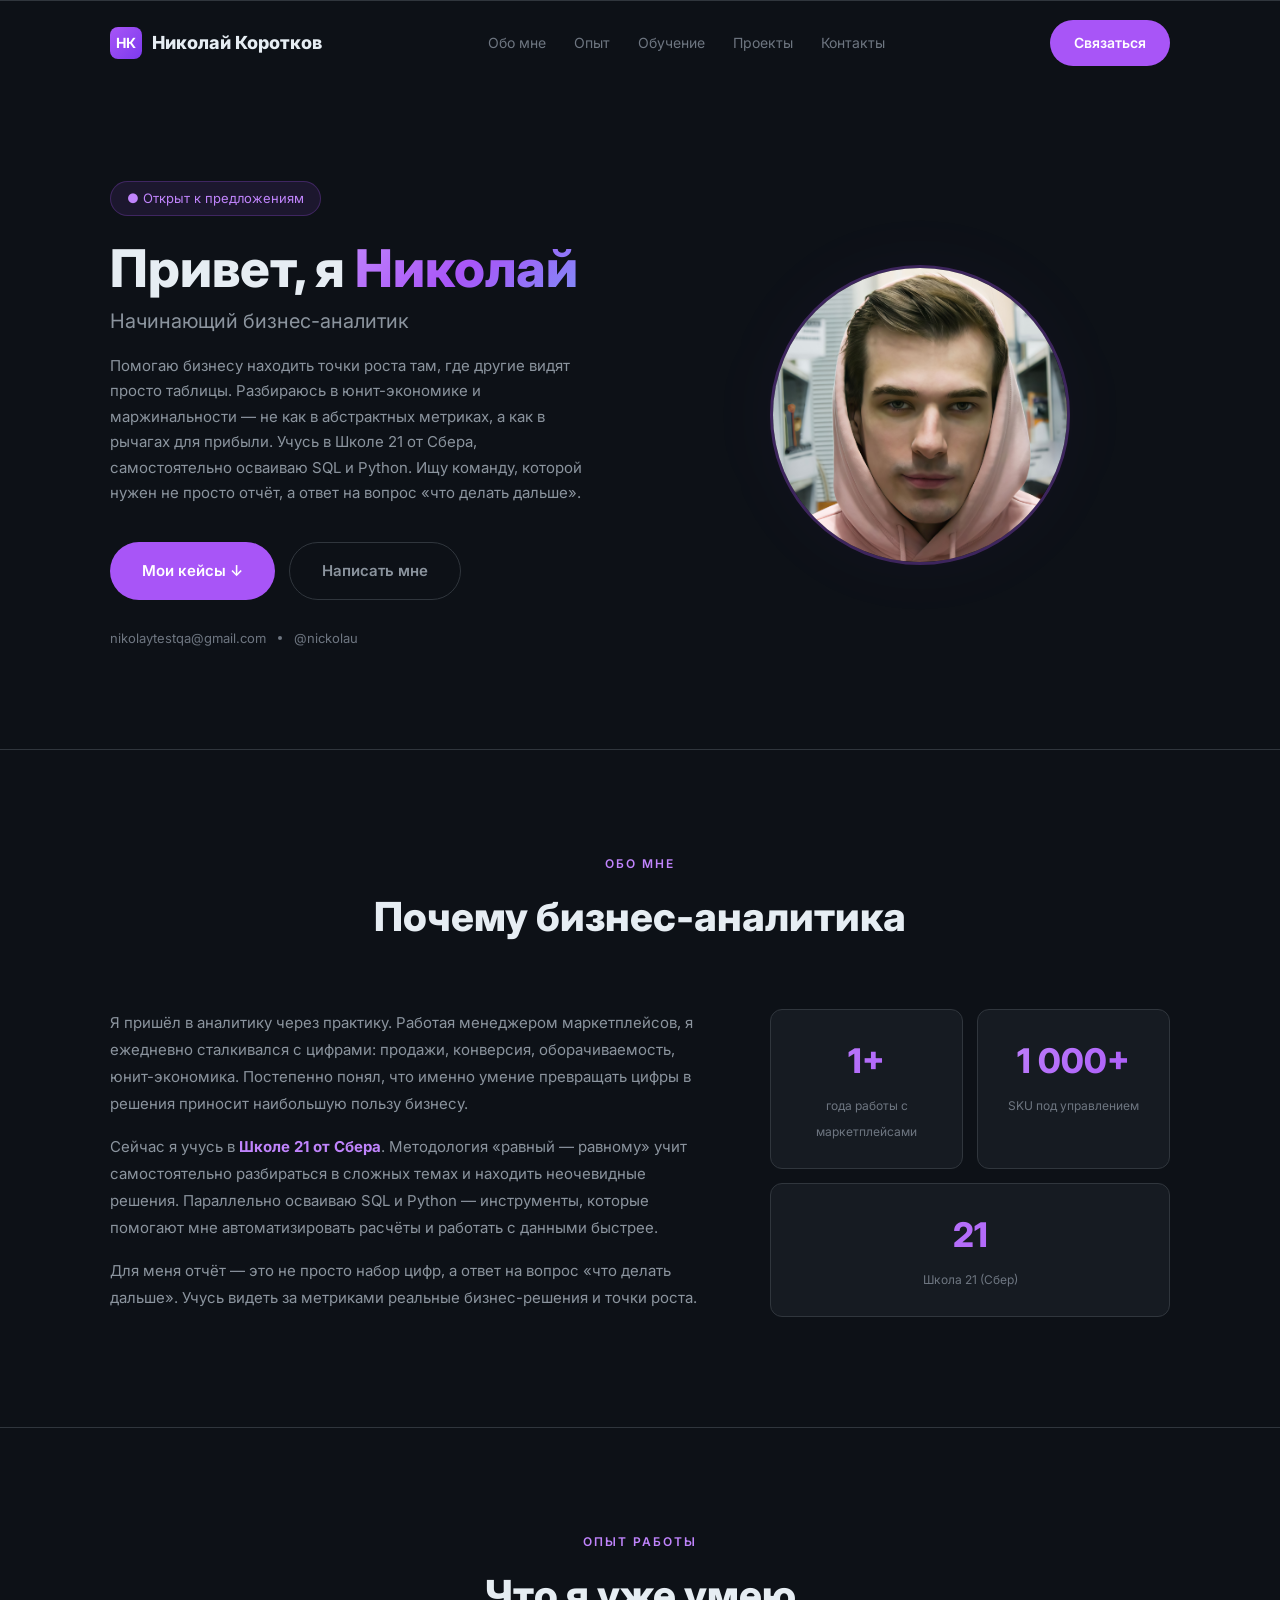
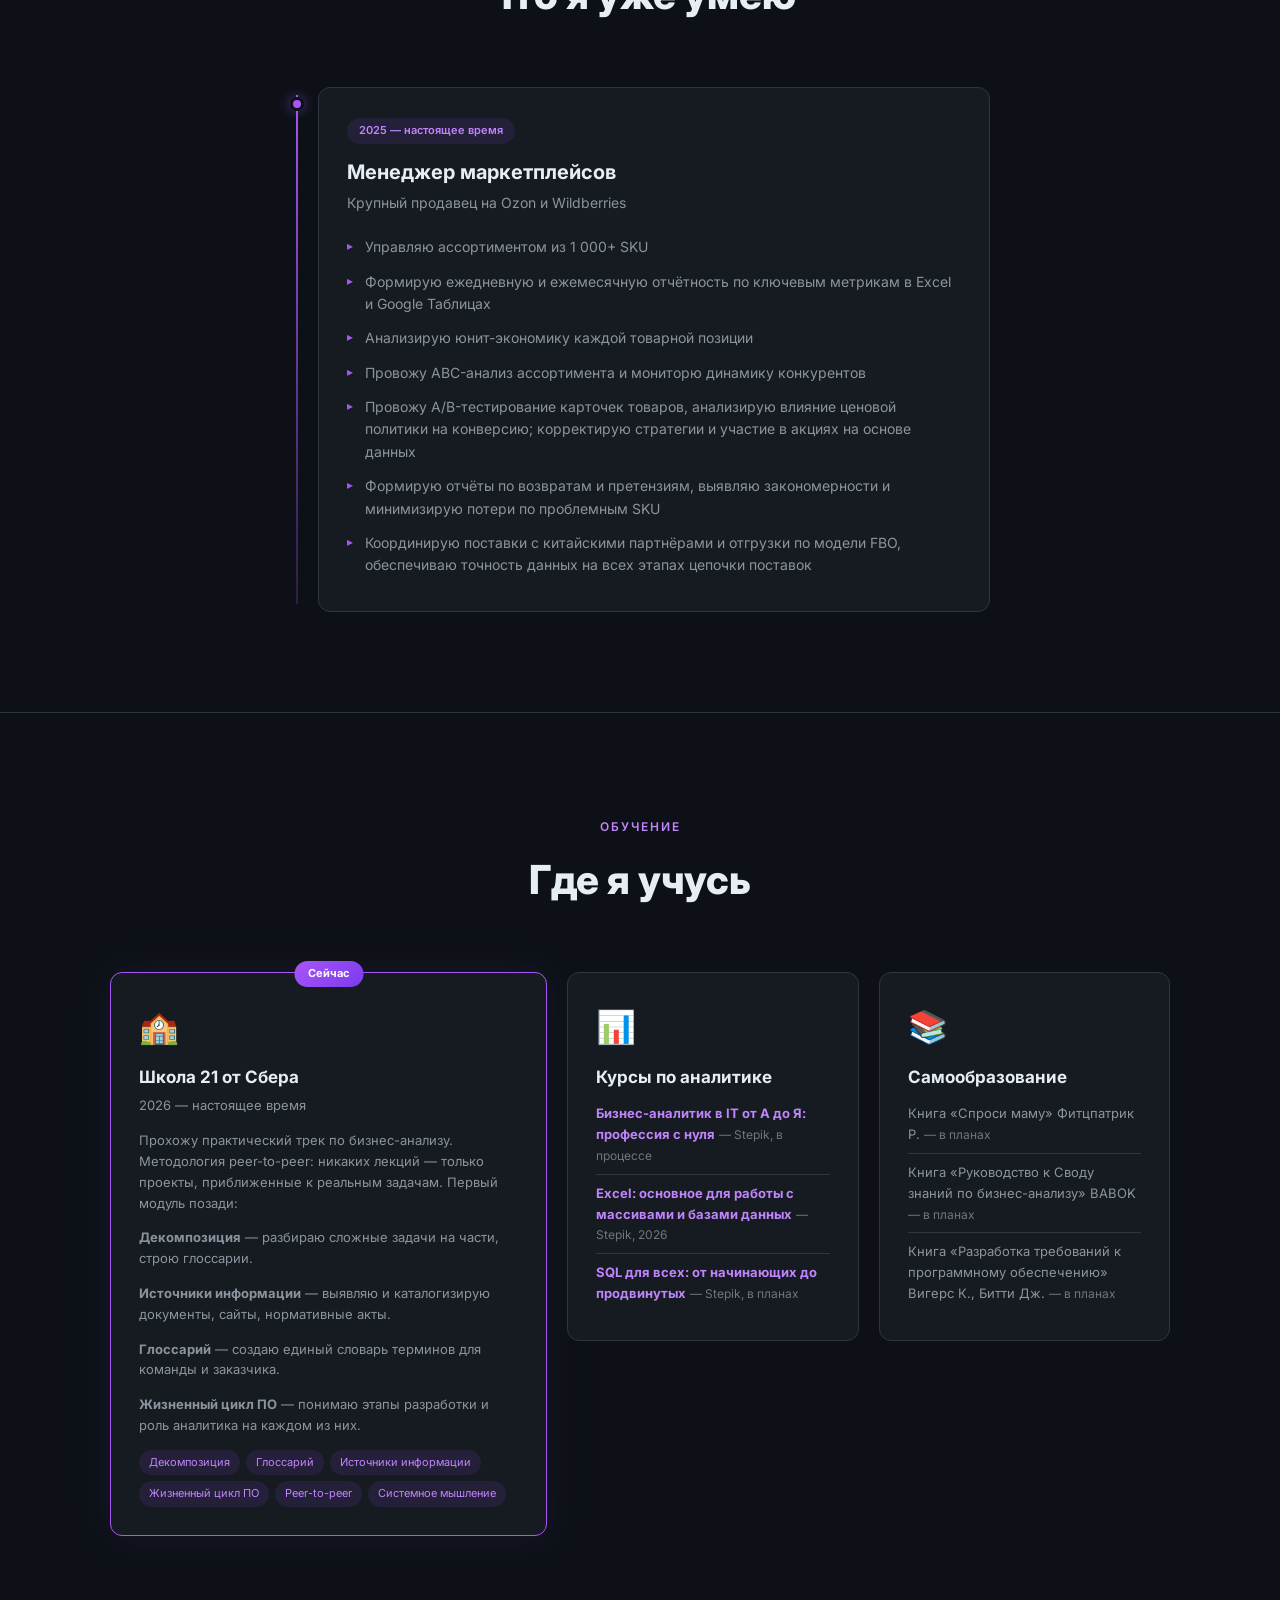
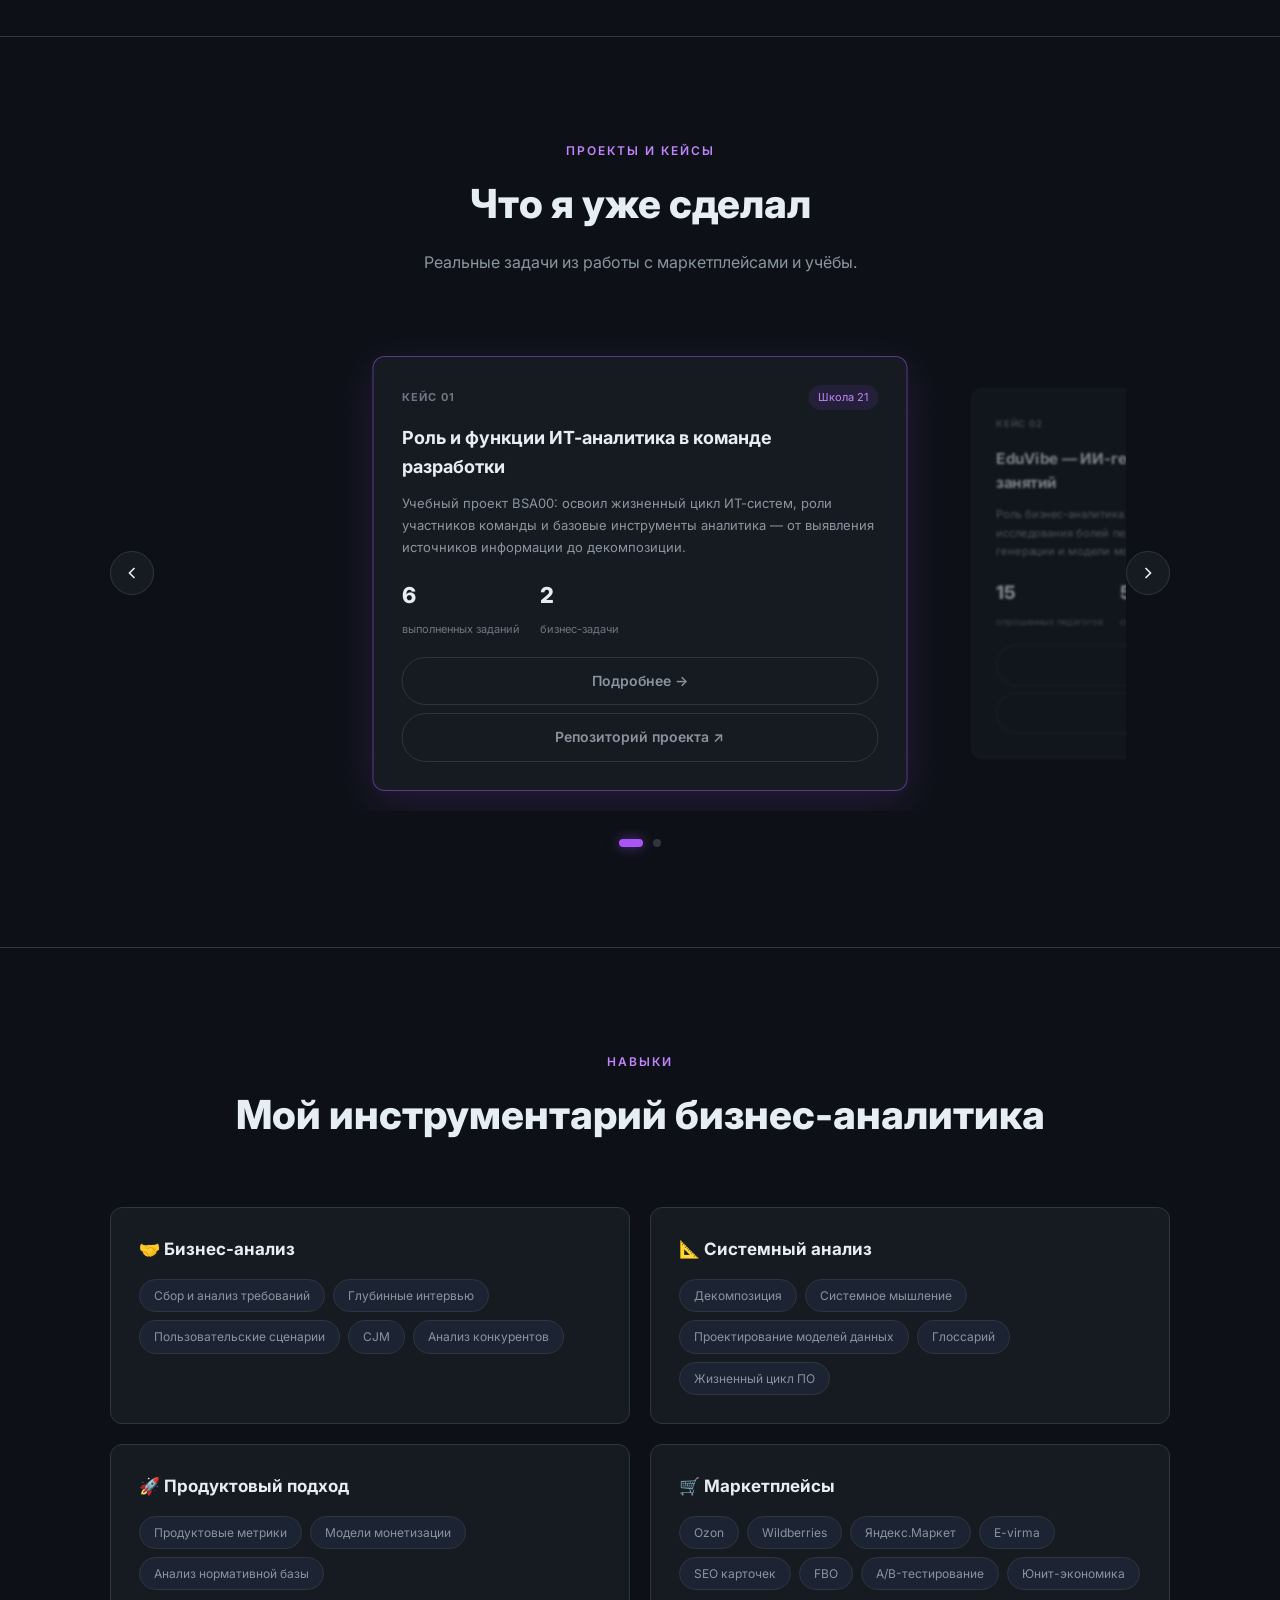
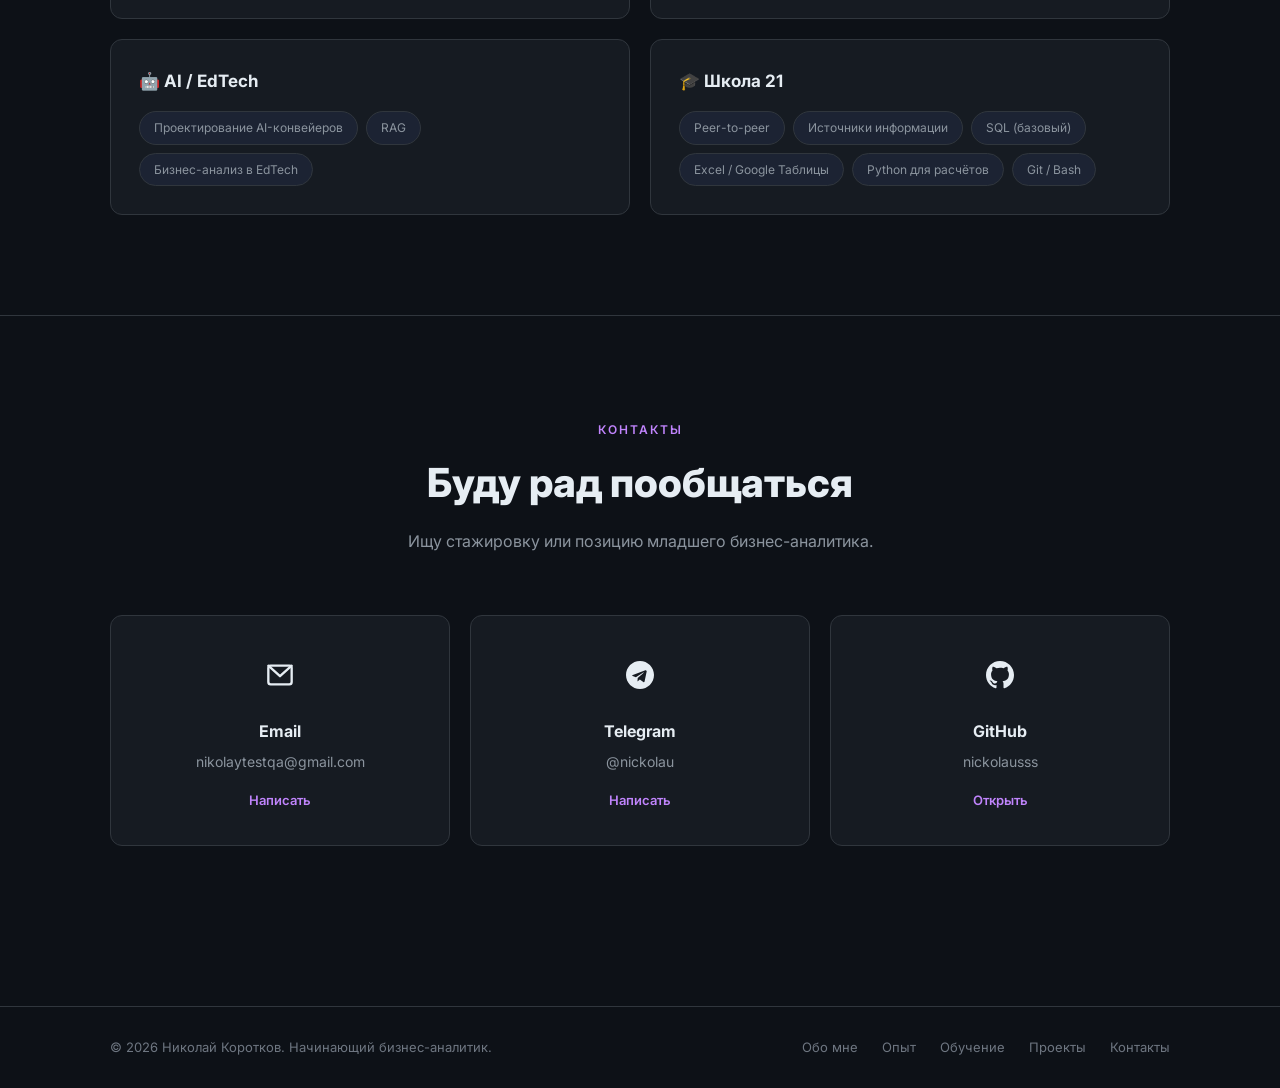
<file: index.html>
<!DOCTYPE html>
<html lang="ru">
<head>
    <meta charset="UTF-8">
    <meta name="viewport" content="width=device-width, initial-scale=1.0">
    <title>Николай Коротков — Бизнес-аналитик</title>
    
    <!-- Шрифты -->
    <link rel="preconnect" href="https://fonts.googleapis.com">
    <link rel="preconnect" href="https://fonts.gstatic.com" crossorigin>
    <link href="https://fonts.googleapis.com/css2?family=Inter:wght@400;500;600;700;800&display=swap" rel="stylesheet">
    
    <!-- Стили -->
    <link rel="stylesheet" href="css/style.css">
</head>
<body>

    <!-- ==================== ШАПКА ==================== -->
    <header class="header" id="header">
        <div class="container header__inner">
            
            <a href="#" class="logo">
                <span class="logo__icon">НК</span>
                Николай Коротков
            </a>

            <nav class="nav" id="nav">
                <a href="#about" class="nav__link">Обо мне</a>
                <a href="#experience" class="nav__link">Опыт</a>
                <a href="#education" class="nav__link">Обучение</a>
                <a href="#projects" class="nav__link">Проекты</a>
                <a href="#contacts" class="nav__link">Контакты</a>
            </nav>

            <div class="header__actions">
                <a href="#contacts" class="btn btn--primary">Связаться</a>
            </div>

            <button class="burger" id="burger" aria-label="Меню">
                <span class="burger__line"></span>
                <span class="burger__line"></span>
                <span class="burger__line"></span>
            </button>

        </div>
    </header>

    <!-- ==================== ГЛАВНЫЙ ЭКРАН ==================== -->
    <section class="hero">
        <div class="container hero__inner">
            
            <div class="hero__content">
                <span class="hero__badge">● Открыт к предложениям</span>
                <h1 class="hero__title">
                    Привет, я <span class="text-gradient">Николай</span>
                </h1>
                <p class="hero__subtitle">Начинающий бизнес-аналитик</p>
                <p class="hero__desc">
                    Помогаю бизнесу находить точки роста там, где другие видят просто таблицы. 
                    Разбираюсь в юнит-экономике и маржинальности — не как в абстрактных метриках, 
                    а как в рычагах для прибыли. Учусь в Школе 21 от Сбера, самостоятельно осваиваю SQL и Python. 
                    Ищу команду, которой нужен не просто отчёт, а ответ на вопрос «что делать дальше».
                </p>
                <div class="hero__buttons">
                    <a href="#projects" class="btn btn--primary btn--large">Мои кейсы ↓</a>
                    <a href="#contacts" class="btn btn--outline btn--large">Написать мне</a>
                </div>
                <div class="hero__contacts-row">
                    <a href="mailto:nikolaytestqa@gmail.com">nikolaytestqa@gmail.com</a>
                    <span class="hero__dot"></span>
                    <a href="https://t.me/nickolau" target="_blank" rel="noopener">@nickolau</a>
                </div>
            </div>

            <div class="hero__image">
                <div class="avatar-wrapper">
                    <div class="avatar">
                        <img src="assets/images/photo.jpg" alt="Николай Коротков">
                    </div>
                    <div class="avatar__glow"></div>
                </div>
            </div>

        </div>
    </section>

    <!-- ==================== ОБО МНЕ ==================== -->
    <section class="about" id="about">
        <div class="container">
            <div class="section-header">
                <span class="section-header__label">Обо мне</span>
                <h2 class="section-header__title">Почему бизнес-аналитика</h2>
            </div>

            <div class="about__grid">
                <div class="about__text">
                    <p>
                        Я пришёл в аналитику через практику. Работая менеджером маркетплейсов, 
                        я ежедневно сталкивался с цифрами: продажи, конверсия, оборачиваемость, 
                        юнит-экономика. Постепенно понял, что именно умение превращать цифры 
                        в решения приносит наибольшую пользу бизнесу.
                    </p>
                    <p>
                        Сейчас я учусь в <strong>Школе 21 от Сбера</strong>. Методология «равный — равному» 
                        учит самостоятельно разбираться в сложных темах и находить неочевидные решения. 
                        Параллельно осваиваю SQL и Python — инструменты, которые помогают мне 
                        автоматизировать расчёты и работать с данными быстрее.
                    </p>
                    <p>
                        Для меня отчёт — это не просто набор цифр, а ответ на вопрос «что делать дальше». 
                        Учусь видеть за метриками реальные бизнес-решения и точки роста.
                    </p>
                </div>

                <div class="about__facts">
                    <div class="fact">
                        <span class="fact__number">1+</span>
                        <span class="fact__label">года работы с маркетплейсами</span>
                    </div>
                    <div class="fact">
                        <span class="fact__number">1 000+</span>
                        <span class="fact__label">SKU под управлением</span>
                    </div>
                    <div class="fact fact--centered">
                        <span class="fact__number">21</span>
                        <span class="fact__label">Школа 21 (Сбер)</span>
                    </div>
                </div>
            </div>
        </div>
    </section>

    <!-- ==================== ОПЫТ РАБОТЫ ==================== -->
    <section class="experience" id="experience">
        <div class="container">
            <div class="section-header">
                <span class="section-header__label">Опыт работы</span>
                <h2 class="section-header__title">Что я уже умею</h2>
            </div>

            <div class="timeline">
                
                <div class="timeline__item">
                    <div class="timeline__dot"></div>
                    <div class="timeline__card">
                        <span class="timeline__date">2025 — настоящее время</span>
                        <h3>Менеджер маркетплейсов</h3>
                        <p class="timeline__company">Крупный продавец на Ozon и Wildberries</p>
                        <ul>
                            <li>Управляю ассортиментом из 1 000+ SKU</li>
                            <li>Формирую ежедневную и ежемесячную отчётность по ключевым метрикам в Excel и Google Таблицах</li>
                            <li>Анализирую юнит-экономику каждой товарной позиции</li>
                            <li>Провожу ABC-анализ ассортимента и мониторю динамику конкурентов</li>
                            <li>Провожу A/B-тестирование карточек товаров, анализирую влияние ценовой политики на конверсию; корректирую стратегии и участие в акциях на основе данных</li>
                            <li>Формирую отчёты по возвратам и претензиям, выявляю закономерности и минимизирую потери по проблемным SKU</li>
                            <li>Координирую поставки с китайскими партнёрами и отгрузки по модели FBO, обеспечиваю точность данных на всех этапах цепочки поставок</li>
                        </ul>
                    </div>
                </div>

            </div>
        </div>
    </section>

    <!-- ==================== ОБУЧЕНИЕ ==================== -->
    <section class="education" id="education">
        <div class="container">
            <div class="section-header">
                <span class="section-header__label">Обучение</span>
                <h2 class="section-header__title">Где я учусь</h2>
            </div>

            <div class="edu-cards">
                
                <!-- Школа 21 -->
                <div class="edu-card edu-card--featured">
                    <span class="edu-card__badge">Сейчас</span>
                    <div class="edu-card__icon">🏫</div>
                    <h3>Школа 21 от Сбера</h3>
                    <p class="edu-card__period">2026 — настоящее время</p>
                    <p>
                        Прохожу практический трек по бизнес-анализу. Методология peer-to-peer: 
                        никаких лекций — только проекты, приближенные к реальным задачам. 
                        Первый модуль позади:
                    </p>
                    <p>
                        <strong>Декомпозиция</strong> — разбираю сложные задачи на части, строю глоссарии.
                    </p>
                    <p>
                        <strong>Источники информации</strong> — выявляю и каталогизирую документы, сайты, нормативные акты.
                    </p>
                    <p>
                        <strong>Глоссарий</strong> — создаю единый словарь терминов для команды и заказчика.
                    </p>
                    <p>
                        <strong>Жизненный цикл ПО</strong> — понимаю этапы разработки и роль аналитика на каждом из них.
                    </p>
                    <div class="edu-card__skills">
                        <span>Декомпозиция</span>
                        <span>Глоссарий</span>
                        <span>Источники информации</span>
                        <span>Жизненный цикл ПО</span>
                        <span>Peer-to-peer</span>
                        <span>Системное мышление</span>
                    </div>
                </div>

                <!-- Курсы -->
                <div class="edu-card">
                    <div class="edu-card__icon">📊</div>
                    <h3>Курсы по аналитике</h3>
                    <ul class="edu-card__list">
                        <li>
                            <strong>Бизнес-аналитик в IT от А до Я: профессия с нуля</strong>
                            <span>— Stepik, в процессе</span>
                        </li>
                        <li>
                            <strong>Excel: основное для работы с массивами и базами данных</strong>
                            <span>— Stepik, 2026</span>
                        </li>
                        <li>
                            <strong>SQL для всех: от начинающих до продвинутых</strong>
                            <span>— Stepik, в планах</span>
                        </li>
                    </ul>
                </div>

                <!-- Самообразование -->
                <div class="edu-card">
                    <div class="edu-card__icon">📚</div>
                    <h3>Самообразование</h3>
                    <ul class="edu-card__list">
                        <li>Книга «Спроси маму» Фитцпатрик Р. <span>— в планах</span></li>
                        <li>Книга «Руководство к Своду знаний по бизнес-анализу» BABOK <span>— в планах</span></li>
                        <li>Книга «Разработка требований к программному обеспечению» Вигерс К., Битти Дж. <span>— в планах</span></li>
                    </ul>
                </div>

            </div>
        </div>
    </section>

    <!-- ==================== ПРОЕКТЫ / КЕЙСЫ ==================== -->
    <section class="projects" id="projects">
        <div class="container">
            <div class="section-header">
                <span class="section-header__label">Проекты и кейсы</span>
                <h2 class="section-header__title">Что я уже сделал</h2>
                <p class="section-header__desc">Реальные задачи из работы с маркетплейсами и учёбы.</p>
            </div>

            <div class="carousel-wrapper">
                <button class="carousel__arrow carousel__arrow--left" aria-label="Назад">
                    <svg width="20" height="20" viewBox="0 0 24 24" fill="none" stroke="currentColor" stroke-width="2">
                        <polyline points="15 18 9 12 15 6"></polyline>
                    </svg>
                </button>

                <div class="carousel">
                    <div class="carousel__track" id="carouselTrack">
                        
                        <!-- Кейс 1: Школа 21 -->
                        <div class="carousel__card project-card">
                            <div class="project-card__header">
                                <span class="project-card__number">Кейс 01</span>
                                <span class="project-card__tag">Школа 21</span>
                            </div>
                            <h3>Роль и функции ИТ-аналитика в команде разработки</h3>
                            <p>
                                Учебный проект BSA00: освоил жизненный цикл ИТ-систем, роли участников команды 
                                и базовые инструменты аналитика — от выявления источников информации до декомпозиции.
                            </p>
                            <div class="project-card__results">
                                <div class="project-result">
                                    <span class="project-result__value">6</span>
                                    <span class="project-result__label">выполненных заданий</span>
                                </div>
                                <div class="project-result">
                                    <span class="project-result__value">2</span>
                                    <span class="project-result__label">бизнес-задачи</span>
                                </div>
                            </div>
                            <a href="project-bsa00.html" class="btn btn--outline" style="margin-top: 16px; width: 100%;">Подробнее →</a>
                            <a href="https://github.com/nickolausss/project_bsa00" target="_blank" rel="noopener" class="btn btn--outline" style="margin-top: 8px; width: 100%;">Репозиторий проекта ↗</a>
                        </div>

                        <!-- Кейс 2: Хакатон EduVibe -->
                        <div class="carousel__card project-card">
                            <div class="project-card__header">
                                <span class="project-card__number">Кейс 02</span>
                                <span class="project-card__tag">Хакатон</span>
                            </div>
                            <h3>EduVibe — ИИ-генератор сценариев внеурочных занятий</h3>
                            <p>
                                Роль бизнес-аналитика в создании AI-сервиса для образования: от исследования 
                                болей педагогов до проектирования конвейера генерации и модели монетизации.
                            </p>
                            <div class="project-card__results">
                                <div class="project-result">
                                    <span class="project-result__value">15</span>
                                    <span class="project-result__label">опрошенных педагогов</span>
                                </div>
                                <div class="project-result">
                                    <span class="project-result__value">5</span>
                                    <span class="project-result__label">спроектированных сущностей</span>
                                </div>
                            </div>
                            <a href="project-eduvibe.html" class="btn btn--outline" style="margin-top: 16px; width: 100%;">Подробнее →</a>
                            <a href="https://github.com/nickolausss/project_eduvibe" target="_blank" rel="noopener" class="btn btn--outline" style="margin-top: 8px; width: 100%;">Репозиторий проекта ↗</a>
                        </div>

                    </div>
                </div>

                <button class="carousel__arrow carousel__arrow--right" aria-label="Вперёд">
                    <svg width="20" height="20" viewBox="0 0 24 24" fill="none" stroke="currentColor" stroke-width="2">
                        <polyline points="9 18 15 12 9 6"></polyline>
                    </svg>
                </button>
            </div>

            <div class="carousel__dots" id="carouselDots"></div>
        </div>
    </section>

    <!-- ==================== НАВЫКИ ==================== -->
    <section class="skills" id="skills">
        <div class="container">
            <div class="section-header">
                <span class="section-header__label">Навыки</span>
                <h2 class="section-header__title">Мой инструментарий бизнес-аналитика</h2>
            </div>

            <div class="skills__grid">
                
                <div class="skill-group">
                    <h3>🤝 Бизнес-анализ</h3>
                    <div class="skill-tags">
                        <span class="skill-tag">Сбор и анализ требований</span>
                        <span class="skill-tag">Глубинные интервью</span>
                        <span class="skill-tag">Пользовательские сценарии</span>
                        <span class="skill-tag">CJM</span>
                        <span class="skill-tag">Анализ конкурентов</span>
                    </div>
                </div>

                <div class="skill-group">
                    <h3>📐 Системный анализ</h3>
                    <div class="skill-tags">
                        <span class="skill-tag">Декомпозиция</span>
                        <span class="skill-tag">Системное мышление</span>
                        <span class="skill-tag">Проектирование моделей данных</span>
                        <span class="skill-tag">Глоссарий</span>
                        <span class="skill-tag">Жизненный цикл ПО</span>
                    </div>
                </div>

                <div class="skill-group">
                    <h3>🚀 Продуктовый подход</h3>
                    <div class="skill-tags">
                        <span class="skill-tag">Продуктовые метрики</span>
                        <span class="skill-tag">Модели монетизации</span>
                        <span class="skill-tag">Анализ нормативной базы</span>
                    </div>
                </div>

                <div class="skill-group">
                    <h3>🛒 Маркетплейсы</h3>
                    <div class="skill-tags">
                        <span class="skill-tag">Ozon</span>
                        <span class="skill-tag">Wildberries</span>
                        <span class="skill-tag">Яндекс.Маркет</span>
                        <span class="skill-tag">E-virma</span>
                        <span class="skill-tag">SEO карточек</span>
                        <span class="skill-tag">FBO</span>
                        <span class="skill-tag">A/B-тестирование</span>
                        <span class="skill-tag">Юнит-экономика</span>
                    </div>
                </div>

                <div class="skill-group">
                    <h3>🤖 AI / EdTech</h3>
                    <div class="skill-tags">
                        <span class="skill-tag">Проектирование AI-конвейеров</span>
                        <span class="skill-tag">RAG</span>
                        <span class="skill-tag">Бизнес-анализ в EdTech</span>
                    </div>
                </div>

                <div class="skill-group">
                    <h3>🎓 Школа 21</h3>
                    <div class="skill-tags">
                        <span class="skill-tag">Peer-to-peer</span>
                        <span class="skill-tag">Источники информации</span>
                        <span class="skill-tag">SQL (базовый)</span>
                        <span class="skill-tag">Excel / Google Таблицы</span>
                        <span class="skill-tag">Python для расчётов</span>
                        <span class="skill-tag">Git / Bash</span>
                    </div>
                </div>

            </div>
        </div>
    </section>

    <!-- ==================== КОНТАКТЫ ==================== -->
    <section class="contacts" id="contacts">
        <div class="container">
            <div class="section-header">
                <span class="section-header__label">Контакты</span>
                <h2 class="section-header__title">Буду рад пообщаться</h2>
                <p class="section-header__desc">Ищу стажировку или позицию младшего бизнес-аналитика.</p>
            </div>

            <div class="contacts__cards">
                <div class="contact-card">
                    <span class="contact-card__icon">
                        <svg width="28" height="28" viewBox="0 0 24 24" fill="none" stroke="currentColor" stroke-width="2" stroke-linecap="round" stroke-linejoin="round">
                            <rect x="2" y="4" width="20" height="16" rx="2"/>
                            <path d="M22 4L12 13 2 4"/>
                        </svg>
                    </span>
                    <h3>Email</h3>
                    <p>nikolaytestqa@gmail.com</p>
                    <a href="mailto:nikolaytestqa@gmail.com">Написать</a>
                </div>
                <div class="contact-card">
                    <span class="contact-card__icon">
                        <svg width="28" height="28" viewBox="0 0 24 24" fill="currentColor">
                            <path d="M12 0C5.373 0 0 5.373 0 12s5.373 12 12 12 12-5.373 12-12S18.627 0 12 0zm5.894 8.221l-1.97 9.28c-.145.658-.537.818-1.084.508l-3-2.21-1.446 1.394c-.14.14-.27.27-.56.27l.2-2.83 5.15-4.65c.23-.2-.05-.31-.35-.11l-6.37 4.01-2.74-.94c-.6-.19-.61-.6.13-.89l10.73-4.13c.5-.18.93.11.77.85z"/>
                        </svg>
                    </span>
                    <h3>Telegram</h3>
                    <p>@nickolau</p>
                    <a href="https://t.me/nickolau" target="_blank" rel="noopener">Написать</a>
                </div>
                <div class="contact-card">
                    <span class="contact-card__icon">
                        <svg width="28" height="28" viewBox="0 0 24 24" fill="currentColor">
                            <path d="M12 0C5.374 0 0 5.373 0 12c0 5.302 3.438 9.8 8.207 11.387.599.111.793-.261.793-.577v-2.234c-3.338.726-4.033-1.416-4.033-1.416-.546-1.387-1.333-1.756-1.333-1.756-1.089-.745.083-.729.083-.729 1.205.084 1.839 1.237 1.839 1.237 1.07 1.834 2.807 1.304 3.492.997.107-.775.418-1.305.762-1.604-2.665-.305-5.467-1.334-5.467-5.931 0-1.311.469-2.381 1.236-3.221-.124-.303-.535-1.524.117-3.176 0 0 1.008-.322 3.301 1.23A11.509 11.509 0 0112 5.803c1.02.005 2.047.138 3.006.404 2.291-1.552 3.297-1.23 3.297-1.23.653 1.653.242 2.874.118 3.176.77.84 1.235 1.911 1.235 3.221 0 4.609-2.807 5.624-5.479 5.921.43.372.823 1.102.823 2.222v3.293c0 .319.192.694.801.576C20.566 21.797 24 17.3 24 12c0-6.627-5.373-12-12-12z"/>
                        </svg>
                    </span>
                    <h3>GitHub</h3>
                    <p>nickolausss</p>
                    <a href="https://github.com/nickolausss" target="_blank" rel="noopener">Открыть</a>
                </div>
            </div>

        </div>
    </section>

    <!-- ==================== ПОДВАЛ ==================== -->
    <footer class="footer">
        <div class="container footer__inner">
            <p>© 2026 Николай Коротков. Начинающий бизнес-аналитик.</p>
            <div class="footer__links">
                <a href="#about">Обо мне</a>
                <a href="#experience">Опыт</a>
                <a href="#education">Обучение</a>
                <a href="#projects">Проекты</a>
                <a href="#contacts">Контакты</a>
            </div>
        </div>
    </footer>

    <script src="js/script.js"></script>
</body>
</html>
</file>
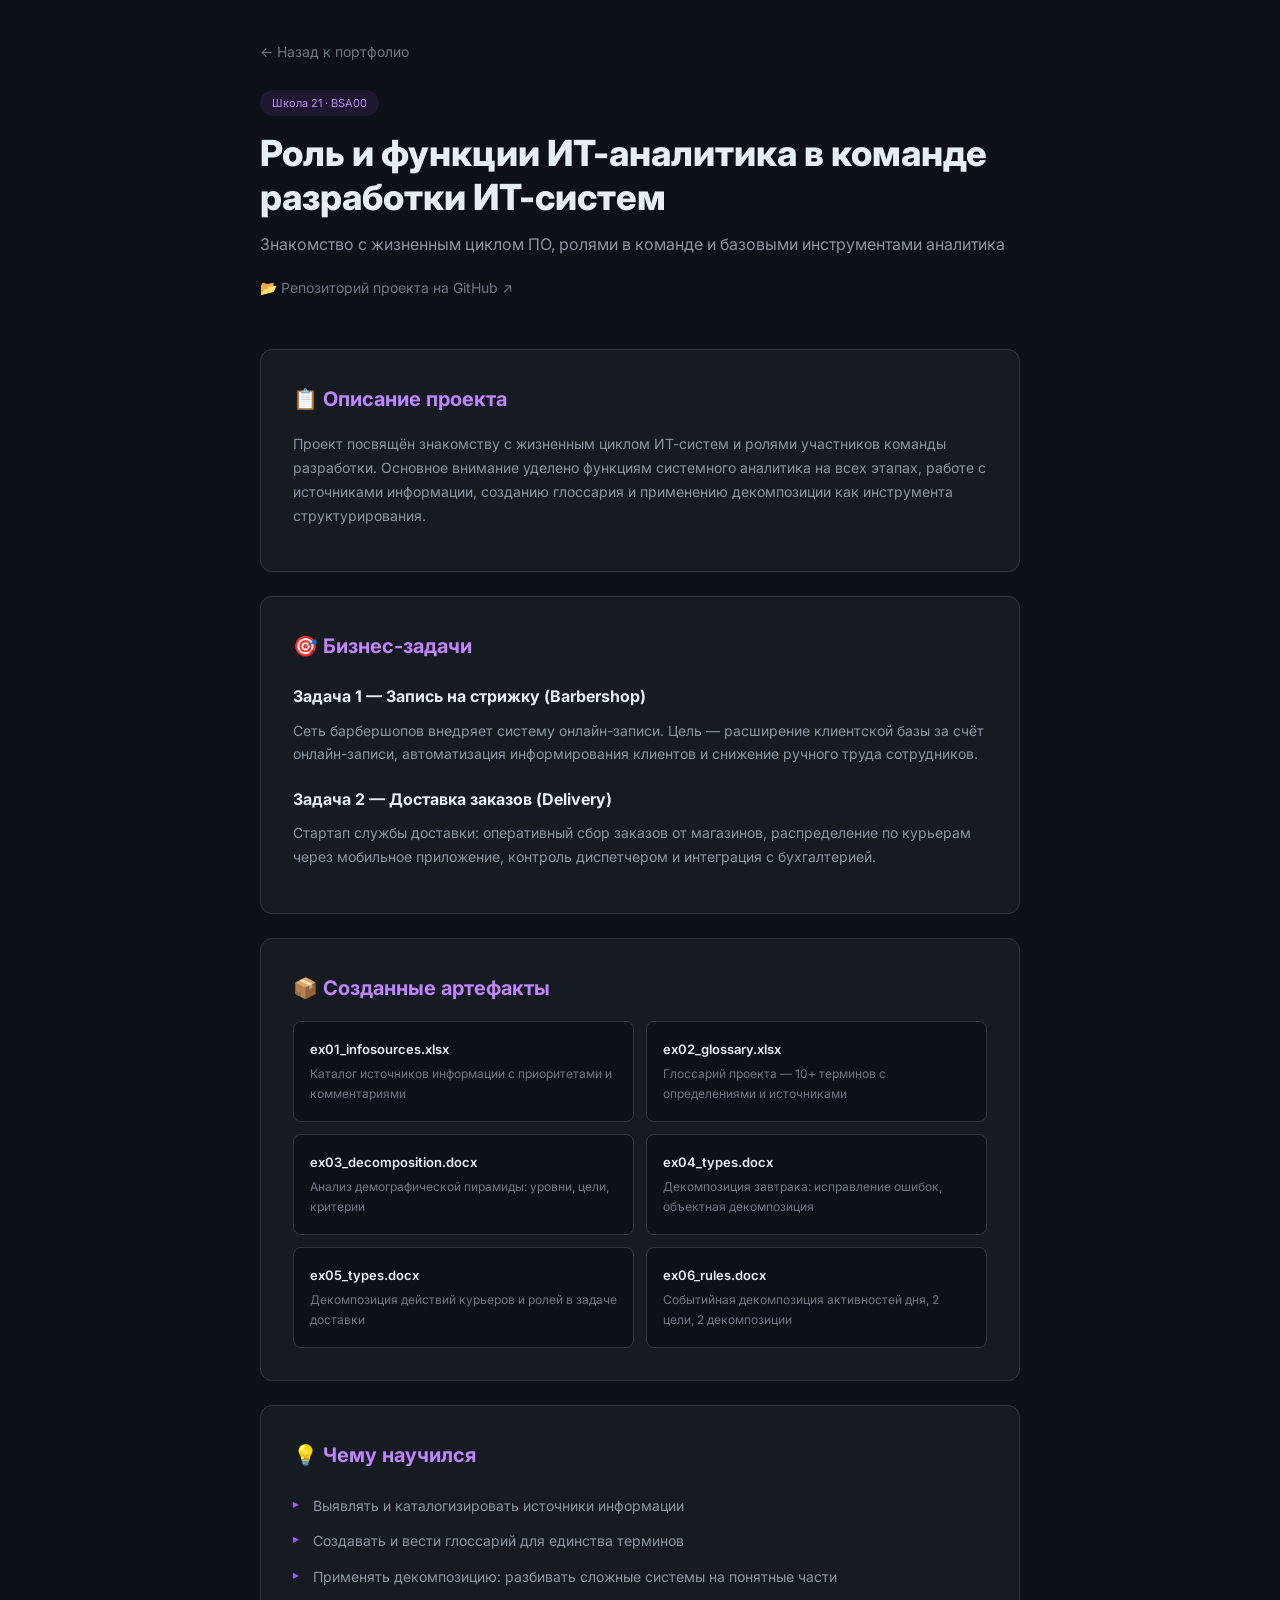
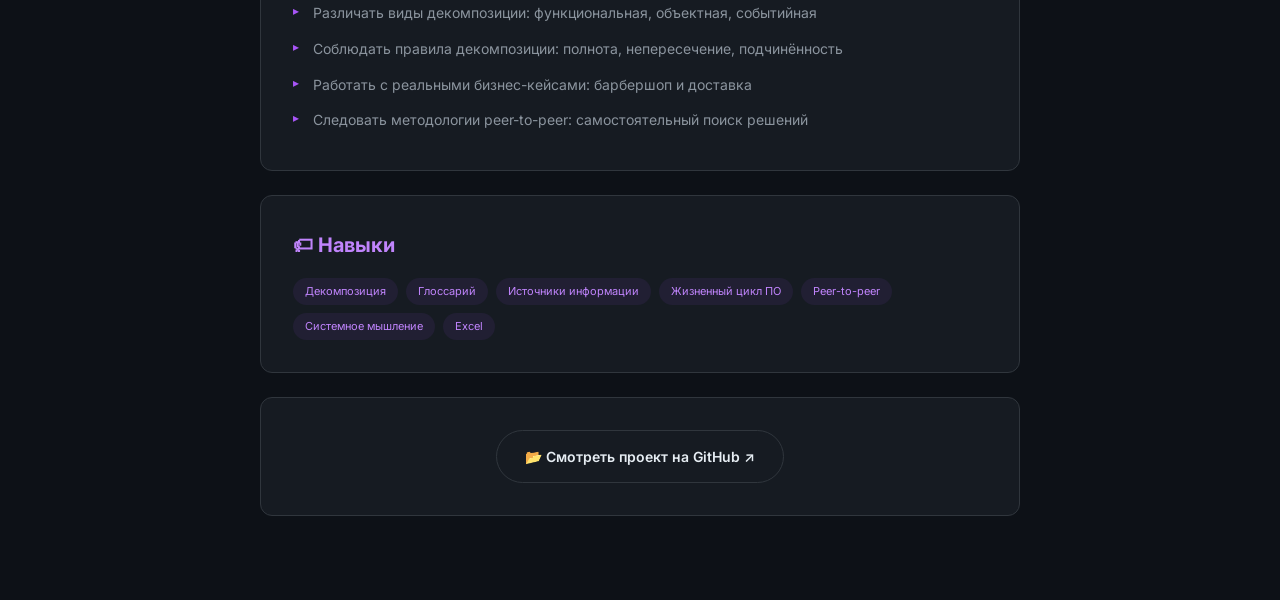
<file: project-bsa00.html>
<!DOCTYPE html>
<html lang="ru">
<head>
    <meta charset="UTF-8">
    <meta name="viewport" content="width=device-width, initial-scale=1.0">
    <title>BSA00 — Роль и функции ИТ-аналитика | Николай Коротков</title>
    
    <link rel="preconnect" href="https://fonts.googleapis.com">
    <link rel="preconnect" href="https://fonts.gstatic.com" crossorigin>
    <link href="https://fonts.googleapis.com/css2?family=Inter:wght@400;500;600;700;800&display=swap" rel="stylesheet">
    
    <link rel="stylesheet" href="css/project.css">
</head>
<body>
    <div class="container">

        <a href="index.html#projects" class="back-link">← Назад к портфолио</a>

        <div class="project-hero">
            <span class="project-hero__tag">Школа 21 · BSA00</span>
            <h1>Роль и функции ИТ-аналитика в команде разработки ИТ-систем</h1>
            <p class="project-hero__subtitle">Знакомство с жизненным циклом ПО, ролями в команде и базовыми инструментами аналитика</p>
            <a href="https://github.com/nickolausss/project_bsa00" target="_blank" rel="noopener" class="github-link">📂 Репозиторий проекта на GitHub ↗</a>
        </div>

        <div class="project-section">
            <h2>📋 Описание проекта</h2>
            <p>
                Проект посвящён знакомству с жизненным циклом ИТ-систем и ролями участников команды разработки. 
                Основное внимание уделено функциям системного аналитика на всех этапах, работе с источниками информации, 
                созданию глоссария и применению декомпозиции как инструмента структурирования.
            </p>
        </div>

        <div class="project-section">
            <h2>🎯 Бизнес-задачи</h2>
            <h3>Задача 1 — Запись на стрижку (Barbershop)</h3>
            <p>
                Сеть барбершопов внедряет систему онлайн-записи. Цель — расширение клиентской базы за счёт 
                онлайн-записи, автоматизация информирования клиентов и снижение ручного труда сотрудников.
            </p>
            <h3>Задача 2 — Доставка заказов (Delivery)</h3>
            <p>
                Стартап службы доставки: оперативный сбор заказов от магазинов, распределение по курьерам 
                через мобильное приложение, контроль диспетчером и интеграция с бухгалтерией.
            </p>
        </div>

        <div class="project-section">
            <h2>📦 Созданные артефакты</h2>
            <div class="artifacts-grid">
                <div class="artifact-item">
                    <div class="artifact-item__name">ex01_infosources.xlsx</div>
                    <div class="artifact-item__desc">Каталог источников информации с приоритетами и комментариями</div>
                </div>
                <div class="artifact-item">
                    <div class="artifact-item__name">ex02_glossary.xlsx</div>
                    <div class="artifact-item__desc">Глоссарий проекта — 10+ терминов с определениями и источниками</div>
                </div>
                <div class="artifact-item">
                    <div class="artifact-item__name">ex03_decomposition.docx</div>
                    <div class="artifact-item__desc">Анализ демографической пирамиды: уровни, цели, критерии</div>
                </div>
                <div class="artifact-item">
                    <div class="artifact-item__name">ex04_types.docx</div>
                    <div class="artifact-item__desc">Декомпозиция завтрака: исправление ошибок, объектная декомпозиция</div>
                </div>
                <div class="artifact-item">
                    <div class="artifact-item__name">ex05_types.docx</div>
                    <div class="artifact-item__desc">Декомпозиция действий курьеров и ролей в задаче доставки</div>
                </div>
                <div class="artifact-item">
                    <div class="artifact-item__name">ex06_rules.docx</div>
                    <div class="artifact-item__desc">Событийная декомпозиция активностей дня, 2 цели, 2 декомпозиции</div>
                </div>
            </div>
        </div>

        <div class="project-section">
            <h2>💡 Чему научился</h2>
            <ul>
                <li>Выявлять и каталогизировать источники информации</li>
                <li>Создавать и вести глоссарий для единства терминов</li>
                <li>Применять декомпозицию: разбивать сложные системы на понятные части</li>
                <li>Различать виды декомпозиции: функциональная, объектная, событийная</li>
                <li>Соблюдать правила декомпозиции: полнота, непересечение, подчинённость</li>
                <li>Работать с реальными бизнес-кейсами: барбершоп и доставка</li>
                <li>Следовать методологии peer-to-peer: самостоятельный поиск решений</li>
            </ul>
        </div>

        <div class="project-section">
            <h2>🏷 Навыки</h2>
            <div class="tags">
                <span class="tag">Декомпозиция</span>
                <span class="tag">Глоссарий</span>
                <span class="tag">Источники информации</span>
                <span class="tag">Жизненный цикл ПО</span>
                <span class="tag">Peer-to-peer</span>
                <span class="tag">Системное мышление</span>
                <span class="tag">Excel</span>
            </div>
        </div>

        <div class="project-section" style="text-align: center;">
            <a href="https://github.com/nickolausss/project_bsa00" target="_blank" rel="noopener" class="btn-github">
                📂 Смотреть проект на GitHub ↗
            </a>
        </div>

    </div>
</body>
</html>
</file>
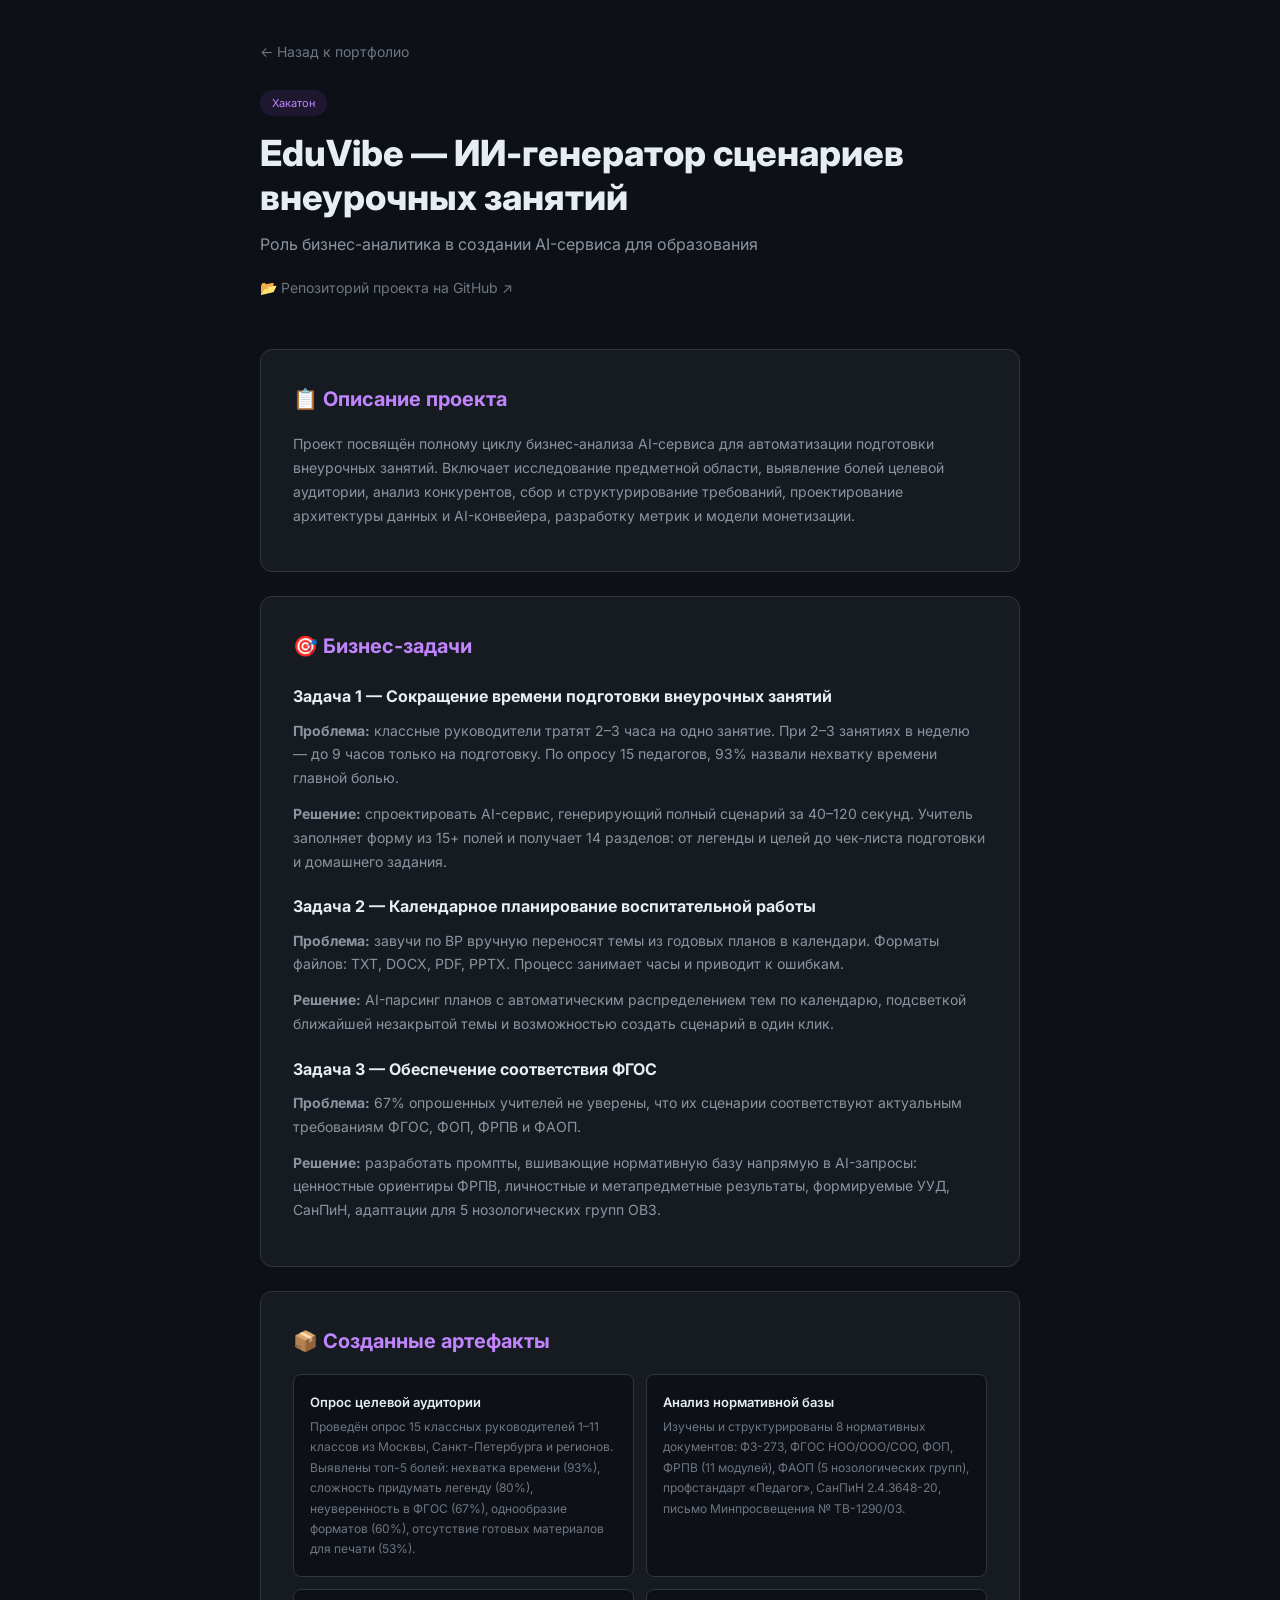
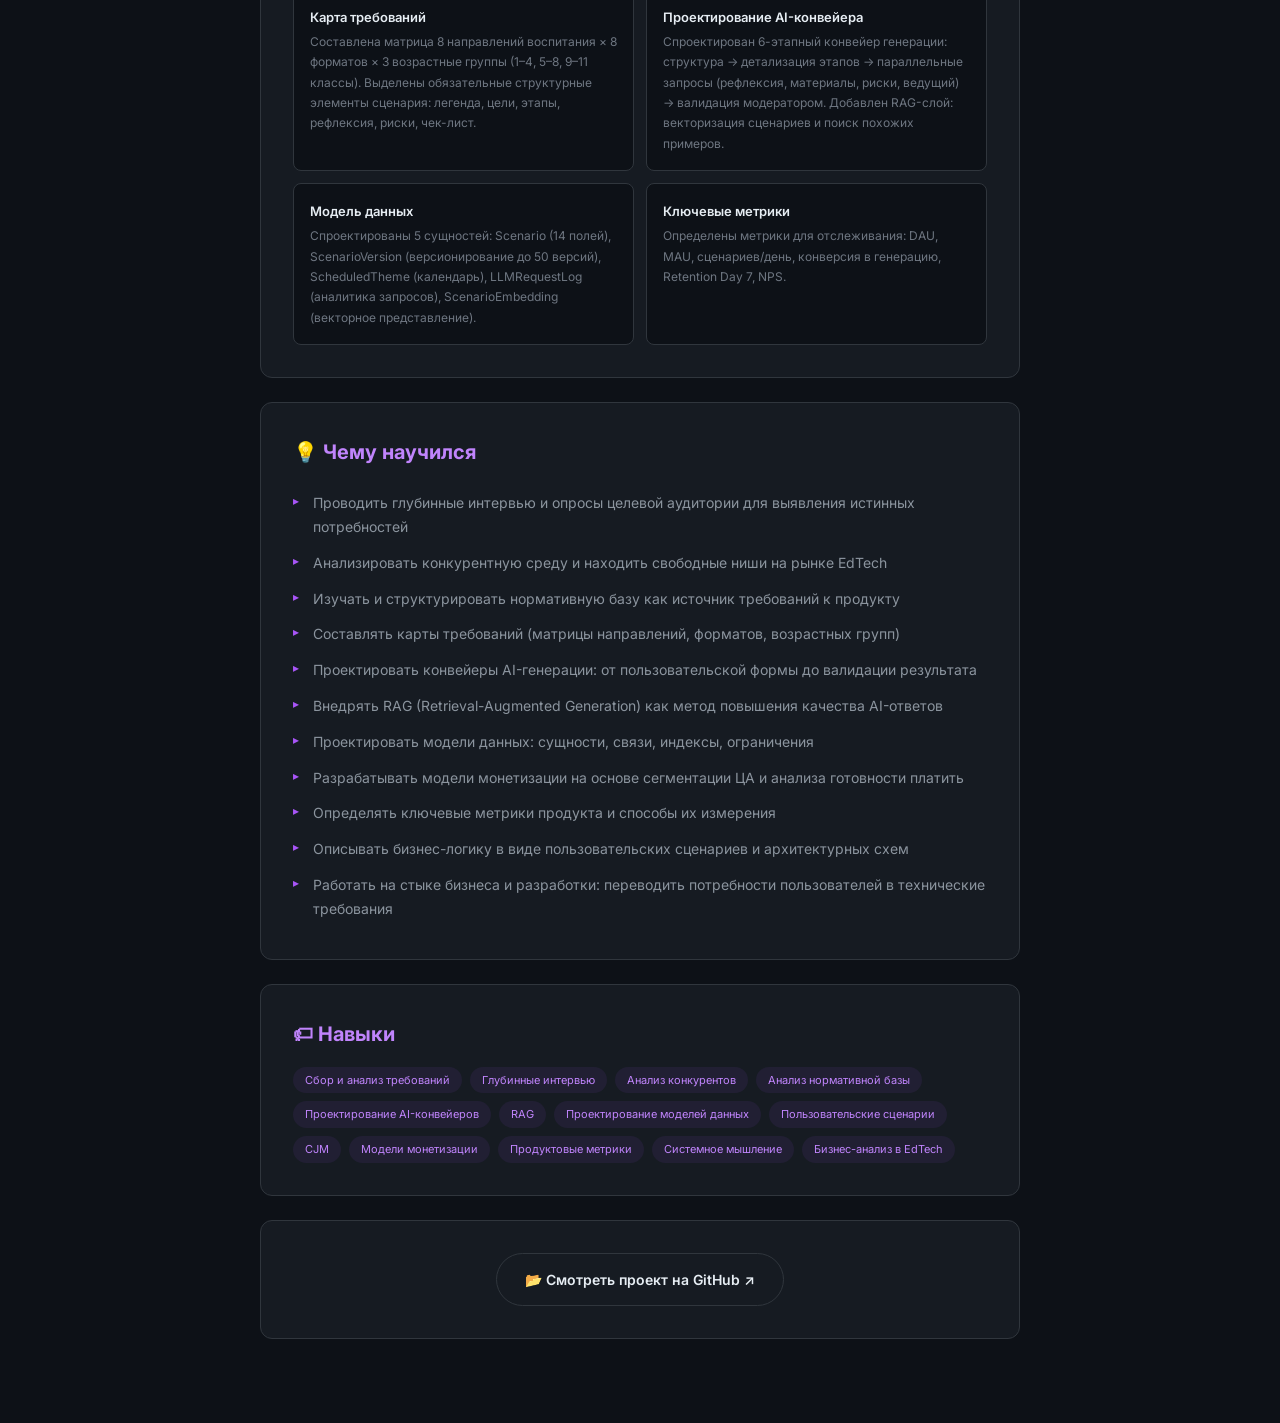
<file: project-eduvibe.html>
<!DOCTYPE html>
<html lang="ru">
<head>
    <meta charset="UTF-8">
    <meta name="viewport" content="width=device-width, initial-scale=1.0">
    <title>EduVibe — ИИ-генератор сценариев | Николай Коротков</title>
    
    <link rel="preconnect" href="https://fonts.googleapis.com">
    <link rel="preconnect" href="https://fonts.gstatic.com" crossorigin>
    <link href="https://fonts.googleapis.com/css2?family=Inter:wght@400;500;600;700;800&display=swap" rel="stylesheet">
    
    <link rel="stylesheet" href="css/project.css">
</head>
<body>
    <div class="container">

        <a href="index.html#projects" class="back-link">← Назад к портфолио</a>

        <div class="project-hero">
            <span class="project-hero__tag">Хакатон</span>
            <h1>EduVibe — ИИ-генератор сценариев внеурочных занятий</h1>
            <p class="project-hero__subtitle">Роль бизнес-аналитика в создании AI-сервиса для образования</p>
            <a href="https://github.com/nickolausss/eduvibe" target="_blank" rel="noopener" class="github-link">📂 Репозиторий проекта на GitHub ↗</a>
        </div>

        <div class="project-section">
            <h2>📋 Описание проекта</h2>
            <p>
                Проект посвящён полному циклу бизнес-анализа AI-сервиса для автоматизации подготовки 
                внеурочных занятий. Включает исследование предметной области, выявление болей целевой 
                аудитории, анализ конкурентов, сбор и структурирование требований, проектирование 
                архитектуры данных и AI-конвейера, разработку метрик и модели монетизации.
            </p>
        </div>

        <div class="project-section">
            <h2>🎯 Бизнес-задачи</h2>

            <h3>Задача 1 — Сокращение времени подготовки внеурочных занятий</h3>
            <p>
                <strong>Проблема:</strong> классные руководители тратят 2–3 часа на одно занятие. 
                При 2–3 занятиях в неделю — до 9 часов только на подготовку. По опросу 15 педагогов, 
                93% назвали нехватку времени главной болью.
            </p>
            <p>
                <strong>Решение:</strong> спроектировать AI-сервис, генерирующий полный сценарий 
                за 40–120 секунд. Учитель заполняет форму из 15+ полей и получает 14 разделов: 
                от легенды и целей до чек-листа подготовки и домашнего задания.
            </p>

            <h3>Задача 2 — Календарное планирование воспитательной работы</h3>
            <p>
                <strong>Проблема:</strong> завучи по ВР вручную переносят темы из годовых планов 
                в календари. Форматы файлов: TXT, DOCX, PDF, PPTX. Процесс занимает часы и приводит к ошибкам.
            </p>
            <p>
                <strong>Решение:</strong> AI-парсинг планов с автоматическим распределением тем по календарю, 
                подсветкой ближайшей незакрытой темы и возможностью создать сценарий в один клик.
            </p>

            <h3>Задача 3 — Обеспечение соответствия ФГОС</h3>
            <p>
                <strong>Проблема:</strong> 67% опрошенных учителей не уверены, что их сценарии соответствуют 
                актуальным требованиям ФГОС, ФОП, ФРПВ и ФАОП.
            </p>
            <p>
                <strong>Решение:</strong> разработать промпты, вшивающие нормативную базу напрямую в AI-запросы: 
                ценностные ориентиры ФРПВ, личностные и метапредметные результаты, формируемые УУД, СанПиН, 
                адаптации для 5 нозологических групп ОВЗ.
            </p>
        </div>

        <div class="project-section">
            <h2>📦 Созданные артефакты</h2>
            <div class="artifacts-grid">

                <div class="artifact-item">
                    <div class="artifact-item__name">Опрос целевой аудитории</div>
                    <div class="artifact-item__desc">
                        Проведён опрос 15 классных руководителей 1–11 классов из Москвы, Санкт-Петербурга 
                        и регионов. Выявлены топ-5 болей: нехватка времени (93%), сложность придумать легенду (80%), 
                        неуверенность в ФГОС (67%), однообразие форматов (60%), отсутствие готовых материалов для печати (53%).
                    </div>
                </div>

                <div class="artifact-item">
                    <div class="artifact-item__name">Анализ нормативной базы</div>
                    <div class="artifact-item__desc">
                        Изучены и структурированы 8 нормативных документов: ФЗ-273, ФГОС НОО/ООО/СОО, ФОП, 
                        ФРПВ (11 модулей), ФАОП (5 нозологических групп), профстандарт «Педагог», 
                        СанПиН 2.4.3648-20, письмо Минпросвещения № ТВ-1290/03.
                    </div>
                </div>

                <div class="artifact-item">
                    <div class="artifact-item__name">Карта требований</div>
                    <div class="artifact-item__desc">
                        Составлена матрица 8 направлений воспитания × 8 форматов × 3 возрастные группы 
                        (1–4, 5–8, 9–11 классы). Выделены обязательные структурные элементы сценария: 
                        легенда, цели, этапы, рефлексия, риски, чек-лист.
                    </div>
                </div>

                <div class="artifact-item">
                    <div class="artifact-item__name">Проектирование AI-конвейера</div>
                    <div class="artifact-item__desc">
                        Спроектирован 6-этапный конвейер генерации: структура → детализация этапов → 
                        параллельные запросы (рефлексия, материалы, риски, ведущий) → валидация модератором. 
                        Добавлен RAG-слой: векторизация сценариев и поиск похожих примеров.
                    </div>
                </div>

                <div class="artifact-item">
                    <div class="artifact-item__name">Модель данных</div>
                    <div class="artifact-item__desc">
                        Спроектированы 5 сущностей: Scenario (14 полей), ScenarioVersion (версионирование 
                        до 50 версий), ScheduledTheme (календарь), LLMRequestLog (аналитика запросов), 
                        ScenarioEmbedding (векторное представление).
                    </div>
                </div>

                <div class="artifact-item">
                    <div class="artifact-item__name">Ключевые метрики</div>
                    <div class="artifact-item__desc">
                        Определены метрики для отслеживания: DAU, MAU, сценариев/день, конверсия в генерацию, 
                        Retention Day 7, NPS.
                    </div>
                </div>

            </div>
        </div>

        <div class="project-section">
            <h2>💡 Чему научился</h2>
            <ul>
                <li>Проводить глубинные интервью и опросы целевой аудитории для выявления истинных потребностей</li>
                <li>Анализировать конкурентную среду и находить свободные ниши на рынке EdTech</li>
                <li>Изучать и структурировать нормативную базу как источник требований к продукту</li>
                <li>Составлять карты требований (матрицы направлений, форматов, возрастных групп)</li>
                <li>Проектировать конвейеры AI-генерации: от пользовательской формы до валидации результата</li>
                <li>Внедрять RAG (Retrieval-Augmented Generation) как метод повышения качества AI-ответов</li>
                <li>Проектировать модели данных: сущности, связи, индексы, ограничения</li>
                <li>Разрабатывать модели монетизации на основе сегментации ЦА и анализа готовности платить</li>
                <li>Определять ключевые метрики продукта и способы их измерения</li>
                <li>Описывать бизнес-логику в виде пользовательских сценариев и архитектурных схем</li>
                <li>Работать на стыке бизнеса и разработки: переводить потребности пользователей в технические требования</li>
            </ul>
        </div>

        <div class="project-section">
            <h2>🏷 Навыки</h2>
            <div class="tags">
                <span class="tag">Сбор и анализ требований</span>
                <span class="tag">Глубинные интервью</span>
                <span class="tag">Анализ конкурентов</span>
                <span class="tag">Анализ нормативной базы</span>
                <span class="tag">Проектирование AI-конвейеров</span>
                <span class="tag">RAG</span>
                <span class="tag">Проектирование моделей данных</span>
                <span class="tag">Пользовательские сценарии</span>
                <span class="tag">CJM</span>
                <span class="tag">Модели монетизации</span>
                <span class="tag">Продуктовые метрики</span>
                <span class="tag">Системное мышление</span>
                <span class="tag">Бизнес-анализ в EdTech</span>
            </div>
        </div>

        <div class="project-section" style="text-align: center;">
            <a href="https://github.com/nickolausss/eduvibe" target="_blank" rel="noopener" class="btn-github">
                📂 Смотреть проект на GitHub ↗
            </a>
        </div>

    </div>
</body>
</html>
</file>
<file: css/style.css>
/* ============================================
   Портфолио бизнес-аналитика — Стили
   Тёмная тема, фиолетовый акцент
   ============================================ */

/* ---------- ПЕРЕМЕННЫЕ ---------- */
:root {
    --color-bg: #0d1117;
    --color-surface: #161b22;
    --color-surface-light: #1c2333;
    --color-border: #30363d;
    --color-accent: #a855f7;
    --color-accent-light: #c084fc;
    --color-blue: #818cf8;
    --color-orange: #f59e0b;
    --color-red: #f87171;
    --color-text: #e6edf3;
    --color-text-secondary: #8b949e;
    --color-text-muted: #6e7681;
    --radius: 12px;
    --radius-round: 50px;
    --shadow: 0 8px 24px rgba(0, 0, 0, 0.3);
}

/* ---------- БАЗА ---------- */
*,
*::before,
*::after {
    margin: 0;
    padding: 0;
    box-sizing: border-box;
}

html {
    scroll-behavior: smooth;
}

body {
    font-family: 'Inter', -apple-system, sans-serif;
    background-color: var(--color-bg);
    color: var(--color-text);
    line-height: 1.6;
    -webkit-font-smoothing: antialiased;
}

a {
    text-decoration: none;
    color: inherit;
}

img {
    max-width: 100%;
    display: block;
}

.container {
    width: 100%;
    max-width: 1100px;
    margin: 0 auto;
    padding: 0 20px;
}

/* ---------- КНОПКИ ---------- */
.btn {
    display: inline-flex;
    align-items: center;
    justify-content: center;
    gap: 8px;
    padding: 12px 24px;
    border-radius: var(--radius-round);
    font-family: inherit;
    font-size: 14px;
    font-weight: 600;
    cursor: pointer;
    border: none;
    transition: all 0.3s ease;
}

.btn--primary {
    background: var(--color-accent);
    color: #ffffff;
}

.btn--primary:hover {
    background: var(--color-accent-light);
    transform: translateY(-2px);
    box-shadow: 0 8px 24px rgba(168, 85, 247, 0.4);
}

.btn--outline {
    background: transparent;
    color: var(--color-text-secondary);
    border: 1px solid var(--color-border);
}

.btn--outline:hover {
    color: var(--color-text);
    border-color: var(--color-accent);
    box-shadow: 0 0 20px rgba(168, 85, 247, 0.15);
}

.btn--large {
    padding: 16px 32px;
    font-size: 15px;
}

/* ---------- ШАПКА ---------- */
.header {
    position: fixed;
    top: 0;
    left: 0;
    width: 100%;
    z-index: 1000;
    padding: 20px 0;
    transition: all 0.3s ease;
}

.header--scrolled {
    background: rgba(13, 17, 23, 0.92);
    backdrop-filter: blur(20px);
    padding: 14px 0;
    border-bottom: 1px solid var(--color-border);
}

.header__inner {
    display: flex;
    align-items: center;
    justify-content: space-between;
}

.logo {
    display: flex;
    align-items: center;
    gap: 10px;
    font-size: 18px;
    font-weight: 800;
}

.logo__icon {
    width: 32px;
    height: 32px;
    background: linear-gradient(135deg, #a855f7, #7c3aed);
    color: #ffffff;
    border-radius: 8px;
    display: flex;
    align-items: center;
    justify-content: center;
    font-size: 14px;
    font-weight: 700;
}

.nav {
    display: flex;
    gap: 28px;
}

.nav__link {
    font-size: 14px;
    color: var(--color-text-muted);
    transition: color 0.3s;
}

.nav__link:hover {
    color: var(--color-accent-light);
}

.header__actions {
    display: flex;
    gap: 10px;
}

/* Бургер */
.burger {
    display: none;
    flex-direction: column;
    gap: 5px;
    background: none;
    border: none;
    cursor: pointer;
    padding: 5px;
}

.burger__line {
    width: 22px;
    height: 2px;
    background: var(--color-text);
    border-radius: 2px;
    transition: all 0.3s;
}

/* ---------- ГЛАВНЫЙ ЭКРАН ---------- */
.hero {
    padding: 180px 0 100px;
}

.hero__inner {
    display: grid;
    grid-template-columns: 1fr 1fr;
    gap: 60px;
    align-items: center;
}

.hero__badge {
    display: inline-flex;
    align-items: center;
    gap: 8px;
    padding: 6px 16px;
    background: rgba(168, 85, 247, 0.1);
    border: 1px solid rgba(168, 85, 247, 0.25);
    border-radius: var(--radius-round);
    font-size: 13px;
    color: var(--color-accent-light);
    margin-bottom: 24px;
    animation: pulse-badge 2s ease-in-out infinite;
}

@keyframes pulse-badge {
    0%, 100% { box-shadow: 0 0 0 0 rgba(168, 85, 247, 0.2); }
    50% { box-shadow: 0 0 0 8px rgba(168, 85, 247, 0); }
}

.hero__title {
    font-size: 52px;
    font-weight: 800;
    line-height: 1.1;
    margin-bottom: 8px;
}

.text-gradient {
    background: linear-gradient(135deg, #c084fc, #a855f7, #818cf8);
    -webkit-background-clip: text;
    -webkit-text-fill-color: transparent;
    background-clip: text;
}

.hero__subtitle {
    font-size: 20px;
    color: var(--color-text-secondary);
    margin-bottom: 16px;
}

.hero__desc {
    font-size: 15px;
    color: var(--color-text-secondary);
    margin-bottom: 36px;
    max-width: 480px;
    line-height: 1.7;
}

.hero__buttons {
    display: flex;
    gap: 14px;
    margin-bottom: 28px;
}

.hero__contacts-row {
    display: flex;
    align-items: center;
    gap: 12px;
    font-size: 13px;
    color: var(--color-text-muted);
}

.hero__contacts-row a:hover {
    color: var(--color-accent-light);
}

.hero__dot {
    width: 4px;
    height: 4px;
    border-radius: 50%;
    background: var(--color-text-muted);
}

/* Аватар */
.avatar-wrapper {
    position: relative;
    display: flex;
    justify-content: center;
}

.avatar {
    width: 300px;
    height: 300px;
    border-radius: 50%;
    overflow: hidden;
    border: 3px solid rgba(168, 85, 247, 0.3);
    position: relative;
    z-index: 1;
    transition: border-color 0.3s;
}

.avatar:hover {
    border-color: var(--color-accent);
}

.avatar img {
    width: 100%;
    height: 100%;
    object-fit: cover;
}

.avatar__glow {
    position: absolute;
    width: 300px;
    height: 300px;
    border-radius: 50%;
    background: radial-gradient(circle, rgba(168, 85, 247, 0.2) 0%, transparent 70%);
    filter: blur(40px);
    animation: glow-pulse 3s ease-in-out infinite;
}

@keyframes glow-pulse {
    0%, 100% { opacity: 0.6; transform: scale(1); }
    50% { opacity: 1; transform: scale(1.05); }
}

/* ---------- СЕКЦИИ ---------- */
section {
    padding: 100px 0;
    border-top: 1px solid var(--color-border);
}

.section-header {
    text-align: center;
    margin-bottom: 60px;
}

.section-header__label {
    display: inline-flex;
    align-items: center;
    gap: 8px;
    font-size: 12px;
    font-weight: 600;
    color: var(--color-accent-light);
    text-transform: uppercase;
    letter-spacing: 2px;
    margin-bottom: 12px;
}

.section-header__title {
    font-size: 40px;
    font-weight: 800;
    margin-bottom: 14px;
}

.section-header__desc {
    font-size: 16px;
    color: var(--color-text-secondary);
    max-width: 500px;
    margin: 0 auto;
}

/* ---------- ОБО МНЕ ---------- */
.about__grid {
    display: grid;
    grid-template-columns: 1.5fr 1fr;
    gap: 60px;
    align-items: start;
}

.about__text p {
    color: var(--color-text-secondary);
    margin-bottom: 16px;
    font-size: 15px;
    line-height: 1.8;
}

.about__text strong {
    color: var(--color-accent-light);
}

.about__facts {
    display: grid;
    grid-template-columns: 1fr 1fr;
    gap: 14px;
}

.fact {
    background: var(--color-surface);
    border: 1px solid var(--color-border);
    border-radius: var(--radius);
    padding: 24px 16px;
    text-align: center;
    transition: border-color 0.3s, box-shadow 0.3s;
}

.fact:hover {
    border-color: rgba(168, 85, 247, 0.4);
    box-shadow: 0 0 24px rgba(168, 85, 247, 0.08);
}

.fact--centered {
    grid-column: 1 / -1;
}

.fact__number {
    display: block;
    font-size: 34px;
    font-weight: 800;
    background: linear-gradient(135deg, #c084fc, #a855f7);
    -webkit-background-clip: text;
    -webkit-text-fill-color: transparent;
    background-clip: text;
    margin-bottom: 4px;
}

.fact__label {
    font-size: 12px;
    color: var(--color-text-muted);
}

/* ---------- ОПЫТ (ТАЙМЛАЙН) ---------- */
.timeline {
    position: relative;
    padding-left: 28px;
    max-width: 700px;
    margin: 0 auto;
}

.timeline::before {
    content: '';
    position: absolute;
    left: 6px;
    top: 8px;
    bottom: 8px;
    width: 2px;
    background: linear-gradient(to bottom, #a855f7, rgba(168, 85, 247, 0.2));
}

.timeline__item {
    position: relative;
    margin-bottom: 36px;
}

.timeline__item:last-child {
    margin-bottom: 0;
}

.timeline__dot {
    position: absolute;
    left: -28px;
    top: 10px;
    width: 14px;
    height: 14px;
    border-radius: 50%;
    background: var(--color-accent);
    border: 3px solid var(--color-bg);
    box-shadow: 0 0 12px rgba(168, 85, 247, 0.5);
    transition: box-shadow 0.3s;
}

.timeline__item:hover .timeline__dot {
    box-shadow: 0 0 20px rgba(168, 85, 247, 0.8);
}

.timeline__card {
    background: var(--color-surface);
    border: 1px solid var(--color-border);
    border-radius: var(--radius);
    padding: 28px;
    transition: border-color 0.3s;
}

.timeline__item:hover .timeline__card {
    border-color: rgba(168, 85, 247, 0.3);
}

.timeline__date {
    display: inline-block;
    font-size: 11px;
    font-weight: 600;
    color: var(--color-accent-light);
    background: rgba(168, 85, 247, 0.1);
    padding: 4px 12px;
    border-radius: var(--radius-round);
    margin-bottom: 12px;
}

.timeline__card h3 {
    font-size: 20px;
    margin-bottom: 4px;
}

.timeline__company {
    font-size: 14px;
    color: var(--color-text-secondary);
    margin-bottom: 16px;
}

.timeline__card ul {
    list-style: none;
}

.timeline__card li {
    padding: 6px 0;
    font-size: 14px;
    color: var(--color-text-secondary);
    position: relative;
    padding-left: 18px;
}

.timeline__card li::before {
    content: '▸';
    position: absolute;
    left: 0;
    color: var(--color-accent);
    font-size: 12px;
}

/* ---------- ОБУЧЕНИЕ ---------- */
.edu-cards {
    display: grid;
    grid-template-columns: 1.5fr 1fr 1fr;
    gap: 20px;
    align-items: start;
}

.edu-card {
    background: var(--color-surface);
    border: 1px solid var(--color-border);
    border-radius: var(--radius);
    padding: 28px;
    position: relative;
    transition: border-color 0.3s, box-shadow 0.3s;
}

.edu-card:hover {
    border-color: rgba(168, 85, 247, 0.3);
    box-shadow: 0 8px 24px rgba(168, 85, 247, 0.06);
}

.edu-card--featured {
    border-color: var(--color-accent);
    box-shadow: 0 0 40px rgba(168, 85, 247, 0.08);
}

.edu-card--featured:hover {
    box-shadow: 0 0 50px rgba(168, 85, 247, 0.15);
}

.edu-card__badge {
    position: absolute;
    top: -12px;
    left: 50%;
    transform: translateX(-50%);
    background: linear-gradient(135deg, #a855f7, #7c3aed);
    color: #ffffff;
    font-size: 11px;
    font-weight: 700;
    padding: 4px 14px;
    border-radius: var(--radius-round);
}

.edu-card__icon {
    font-size: 32px;
    margin-bottom: 12px;
}

.edu-card h3 {
    font-size: 17px;
    margin-bottom: 4px;
}

.edu-card__period {
    font-size: 13px;
    color: var(--color-text-muted);
    margin-bottom: 12px;
}

.edu-card p {
    font-size: 13px;
    color: var(--color-text-secondary);
    margin-bottom: 14px;
    line-height: 1.6;
}

.edu-card__skills {
    display: flex;
    flex-wrap: wrap;
    gap: 6px;
}

.edu-card__skills span {
    font-size: 11px;
    color: var(--color-accent-light);
    background: rgba(168, 85, 247, 0.1);
    padding: 4px 10px;
    border-radius: var(--radius-round);
    transition: background 0.3s;
}

.edu-card__skills span:hover {
    background: rgba(168, 85, 247, 0.2);
}

.edu-card__list {
    list-style: none;
}

.edu-card__list li {
    padding: 8px 0;
    font-size: 13px;
    color: var(--color-text-secondary);
    border-bottom: 1px solid var(--color-border);
}

.edu-card__list li:last-child {
    border-bottom: none;
}

.edu-card__list strong {
    color: var(--color-accent-light);
}

.edu-card__list span {
    color: var(--color-text-muted);
    font-size: 12px;
}

/* ---------- КАРУСЕЛЬ ПРОЕКТОВ ---------- */
.carousel-wrapper {
    position: relative;
    display: flex;
    align-items: center;
}

.carousel {
    width: 100%;
    overflow: hidden;
    padding: 20px 0;
}

.carousel__track {
    display: flex;
    gap: 24px;
    transition: transform 0.5s cubic-bezier(0.25, 0.1, 0.25, 1);
    align-items: center;
}

.carousel__card {
    flex: 0 0 55%;
    max-width: 550px;
    transform: scale(0.85);
    opacity: 0.5;
    filter: blur(1px);
    transition: all 0.5s cubic-bezier(0.25, 0.1, 0.25, 1);
    pointer-events: none;
    user-select: none;
}

.carousel__card.is-center {
    transform: scale(1);
    opacity: 1;
    filter: blur(0);
    pointer-events: all;
    user-select: auto;
    z-index: 2;
    box-shadow: 0 12px 40px rgba(168, 85, 247, 0.15);
    border-color: rgba(168, 85, 247, 0.5);
}

.project-card {
    background: var(--color-surface);
    border: 1px solid var(--color-border);
    border-radius: var(--radius);
    padding: 28px;
    transition: all 0.5s cubic-bezier(0.25, 0.1, 0.25, 1);
}

.project-card__header {
    display: flex;
    justify-content: space-between;
    align-items: center;
    margin-bottom: 14px;
}

.project-card__number {
    font-size: 11px;
    font-weight: 700;
    color: var(--color-text-muted);
    text-transform: uppercase;
    letter-spacing: 1px;
}

.project-card__tag {
    font-size: 11px;
    color: var(--color-accent-light);
    background: rgba(168, 85, 247, 0.1);
    padding: 4px 10px;
    border-radius: var(--radius-round);
}

.project-card h3 {
    font-size: 18px;
    margin-bottom: 10px;
}

.project-card p {
    font-size: 13px;
    color: var(--color-text-secondary);
    margin-bottom: 20px;
    line-height: 1.7;
}

.project-card__results {
    display: flex;
    gap: 20px;
}

.project-result__value {
    display: block;
    font-size: 22px;
    font-weight: 800;
    margin-bottom: 2px;
}

.project-result__value.up {
    color: var(--color-accent-light);
}

.project-result__value.down {
    color: var(--color-red);
}

.project-result__label {
    font-size: 11px;
    color: var(--color-text-muted);
}

/* Стрелки */
.carousel__arrow {
    flex-shrink: 0;
    width: 44px;
    height: 44px;
    border-radius: 50%;
    border: 1px solid var(--color-border);
    background: var(--color-surface);
    color: var(--color-text);
    cursor: pointer;
    display: flex;
    align-items: center;
    justify-content: center;
    transition: all 0.3s;
    z-index: 3;
}

.carousel__arrow:hover {
    border-color: var(--color-accent);
    color: var(--color-accent-light);
    box-shadow: 0 0 20px rgba(168, 85, 247, 0.2);
}

/* Точки */
.carousel__dots {
    display: flex;
    justify-content: center;
    gap: 10px;
    margin-top: 28px;
}

.carousel__dot {
    width: 8px;
    height: 8px;
    border-radius: 50%;
    background: var(--color-border);
    border: none;
    cursor: pointer;
    transition: all 0.3s;
    padding: 0;
}

.carousel__dot.is-active {
    background: var(--color-accent);
    width: 24px;
    border-radius: 4px;
    box-shadow: 0 0 12px rgba(168, 85, 247, 0.5);
}

/* ---------- НАВЫКИ ---------- */
.skills__grid {
    display: grid;
    grid-template-columns: repeat(2, 1fr);
    gap: 20px;
}

.skill-group {
    background: var(--color-surface);
    border: 1px solid var(--color-border);
    border-radius: var(--radius);
    padding: 28px;
    transition: border-color 0.3s;
}

.skill-group:hover {
    border-color: rgba(168, 85, 247, 0.3);
}

.skill-group h3 {
    font-size: 17px;
    margin-bottom: 16px;
}

.skill-tags {
    display: flex;
    flex-wrap: wrap;
    gap: 8px;
}

.skill-tag {
    font-size: 12px;
    color: var(--color-text-secondary);
    background: var(--color-surface-light);
    border: 1px solid var(--color-border);
    padding: 6px 14px;
    border-radius: var(--radius-round);
    transition: all 0.3s;
}

.skill-tag:hover {
    border-color: var(--color-accent);
    color: var(--color-accent-light);
    background: rgba(168, 85, 247, 0.08);
}

/* ---------- КОНТАКТЫ ---------- */
.contacts__cards {
    display: grid;
    grid-template-columns: repeat(3, 1fr);
    gap: 20px;
    margin-bottom: 60px;
}

.contact-card {
    background: var(--color-surface);
    border: 1px solid var(--color-border);
    border-radius: var(--radius);
    padding: 32px 24px;
    text-align: center;
    transition: all 0.3s;
}

.contact-card:hover {
    border-color: var(--color-accent);
    box-shadow: 0 8px 24px rgba(168, 85, 247, 0.12);
}

.contact-card__icon {
    font-size: 36px;
    display: block;
    margin-bottom: 14px;
}

.contact-card h3 {
    font-size: 16px;
    margin-bottom: 6px;
}

.contact-card p {
    font-size: 14px;
    color: var(--color-text-secondary);
    margin-bottom: 14px;
}

.contact-card a {
    font-size: 13px;
    font-weight: 600;
    color: var(--color-accent-light);
    transition: color 0.3s;
}

.contact-card a:hover {
    color: #c084fc;
}

/* ---------- ПОДВАЛ ---------- */
.footer {
    border-top: 1px solid var(--color-border);
    padding: 30px 0;
}

.footer__inner {
    display: flex;
    justify-content: space-between;
    align-items: center;
}

.footer__inner p {
    font-size: 13px;
    color: var(--color-text-muted);
}

.footer__links {
    display: flex;
    gap: 24px;
}

.footer__links a {
    font-size: 13px;
    color: var(--color-text-muted);
    transition: color 0.3s;
}

.footer__links a:hover {
    color: var(--color-accent-light);
}

/* ---------- АДАПТИВНОСТЬ ---------- */
@media (max-width: 900px) {
    .hero__inner {
        grid-template-columns: 1fr;
        gap: 40px;
        text-align: center;
    }

    .hero__desc {
        margin-left: auto;
        margin-right: auto;
    }

    .hero__buttons {
        justify-content: center;
    }

    .hero__contacts-row {
        justify-content: center;
    }

    .avatar {
        width: 240px;
        height: 240px;
    }

    .about__grid {
        grid-template-columns: 1fr;
    }

    .edu-cards {
        grid-template-columns: 1fr;
    }

    .carousel__card {
        flex: 0 0 75%;
        max-width: none;
    }

    .skills__grid {
        grid-template-columns: 1fr;
    }

    .contacts__cards {
        grid-template-columns: 1fr;
        max-width: 400px;
        margin-left: auto;
        margin-right: auto;
        margin-bottom: 40px;
    }
}

@media (max-width: 600px) {
    .nav {
        position: fixed;
        top: 0;
        right: -100%;
        width: 260px;
        height: 100vh;
        background: var(--color-surface);
        flex-direction: column;
        padding: 80px 28px;
        transition: right 0.3s;
        border-left: 1px solid var(--color-border);
        gap: 0;
        z-index: 999;
    }

    .nav--open {
        right: 0;
    }

    .nav__link {
        display: block;
        padding: 14px 0;
        font-size: 16px;
        border-bottom: 1px solid var(--color-border);
    }

    .header__actions {
        display: none;
    }

    .burger {
        display: flex;
    }

    .hero__title {
        font-size: 34px;
    }

    .hero__buttons {
        flex-direction: column;
    }

    .carousel__card {
        flex: 0 0 85%;
    }

    .carousel__arrow {
        width: 36px;
        height: 36px;
    }

    .footer__inner {
        flex-direction: column;
        gap: 16px;
        text-align: center;
    }

    section {
        padding: 70px 0;
    }
}
</file>
<file: css/project.css>
/* ============================================
   Стили страницы проекта
   ============================================ */

:root {
    --color-bg: #0d1117;
    --color-surface: #161b22;
    --color-border: #30363d;
    --color-accent: #a855f7;
    --color-accent-light: #c084fc;
    --color-text: #e6edf3;
    --color-text-secondary: #8b949e;
    --color-text-muted: #6e7681;
    --radius: 12px;
}

* {
    margin: 0;
    padding: 0;
    box-sizing: border-box;
}

body {
    font-family: 'Inter', -apple-system, sans-serif;
    background: var(--color-bg);
    color: var(--color-text);
    line-height: 1.7;
    -webkit-font-smoothing: antialiased;
    padding-bottom: 60px;
}

.container {
    max-width: 800px;
    margin: 0 auto;
    padding: 0 20px;
}

.back-link {
    display: inline-flex;
    align-items: center;
    gap: 6px;
    color: var(--color-text-muted);
    text-decoration: none;
    font-size: 14px;
    margin: 40px 0 24px;
    transition: color 0.3s;
}

.back-link:hover {
    color: var(--color-accent-light);
}

.project-hero {
    margin-bottom: 48px;
}

.project-hero__tag {
    display: inline-block;
    font-size: 11px;
    color: var(--color-accent-light);
    background: rgba(168, 85, 247, 0.1);
    padding: 4px 12px;
    border-radius: 50px;
    margin-bottom: 16px;
}

.project-hero h1 {
    font-size: 36px;
    font-weight: 800;
    margin-bottom: 12px;
    line-height: 1.2;
}

.project-hero__subtitle {
    font-size: 16px;
    color: var(--color-text-secondary);
    margin-bottom: 16px;
}

.github-link {
    display: inline-flex;
    align-items: center;
    gap: 6px;
    font-size: 14px;
    color: var(--color-text-muted);
    text-decoration: none;
    transition: color 0.3s;
}

.github-link:hover {
    color: var(--color-accent-light);
}

.project-section {
    background: var(--color-surface);
    border: 1px solid var(--color-border);
    border-radius: var(--radius);
    padding: 32px;
    margin-bottom: 24px;
}

.project-section h2 {
    font-size: 20px;
    margin-bottom: 16px;
    color: var(--color-accent-light);
}

.project-section h3 {
    font-size: 16px;
    margin-bottom: 8px;
    margin-top: 20px;
}

.project-section p {
    font-size: 14px;
    color: var(--color-text-secondary);
    margin-bottom: 12px;
}

.project-section ul {
    list-style: none;
    padding: 0;
}

.project-section li {
    font-size: 14px;
    color: var(--color-text-secondary);
    padding: 6px 0 6px 20px;
    position: relative;
}

.project-section li::before {
    content: '▸';
    position: absolute;
    left: 0;
    color: var(--color-accent);
    font-size: 12px;
}

.artifacts-grid {
    display: grid;
    grid-template-columns: 1fr 1fr;
    gap: 12px;
    margin-top: 12px;
}

.artifact-item {
    background: var(--color-bg);
    border: 1px solid var(--color-border);
    border-radius: 8px;
    padding: 16px;
    transition: border-color 0.3s;
}

.artifact-item:hover {
    border-color: var(--color-accent);
}

.artifact-item__name {
    font-size: 13px;
    font-weight: 600;
    color: var(--color-text);
    margin-bottom: 4px;
}

.artifact-item__desc {
    font-size: 12px;
    color: var(--color-text-muted);
}

.tags {
    display: flex;
    flex-wrap: wrap;
    gap: 8px;
    margin-top: 16px;
}

.tag {
    font-size: 11px;
    color: var(--color-accent-light);
    background: rgba(168, 85, 247, 0.08);
    padding: 4px 12px;
    border-radius: 50px;
}

.btn-github {
    display: inline-flex;
    align-items: center;
    gap: 8px;
    padding: 14px 28px;
    background: var(--color-surface);
    border: 1px solid var(--color-border);
    border-radius: 50px;
    font-family: inherit;
    font-size: 14px;
    font-weight: 600;
    color: var(--color-text);
    text-decoration: none;
    cursor: pointer;
    transition: all 0.3s;
}

.btn-github:hover {
    border-color: var(--color-accent);
    color: var(--color-accent-light);
    box-shadow: 0 0 20px rgba(168, 85, 247, 0.2);
}

/* Таблица результатов */
.results-table {
    width: 100%;
    margin-top: 16px;
}

.result-row {
    display: grid;
    grid-template-columns: 2fr 1fr 1fr;
    padding: 12px 0;
    border-bottom: 1px solid var(--color-border);
}

.result-row:last-child {
    border-bottom: none;
}

.result-row--header {
    font-size: 11px;
    font-weight: 600;
    color: var(--color-text-muted);
    text-transform: uppercase;
    letter-spacing: 1px;
    border-bottom: 2px solid var(--color-border);
}

.result-cell {
    font-size: 14px;
    color: var(--color-text-secondary);
}

@media (max-width: 600px) {
    .project-hero h1 {
        font-size: 26px;
    }

    .project-section {
        padding: 20px;
    }

    .artifacts-grid {
        grid-template-columns: 1fr;
    }

    .result-row {
        grid-template-columns: 1.5fr 1fr 1fr;
    }
}
</file>
